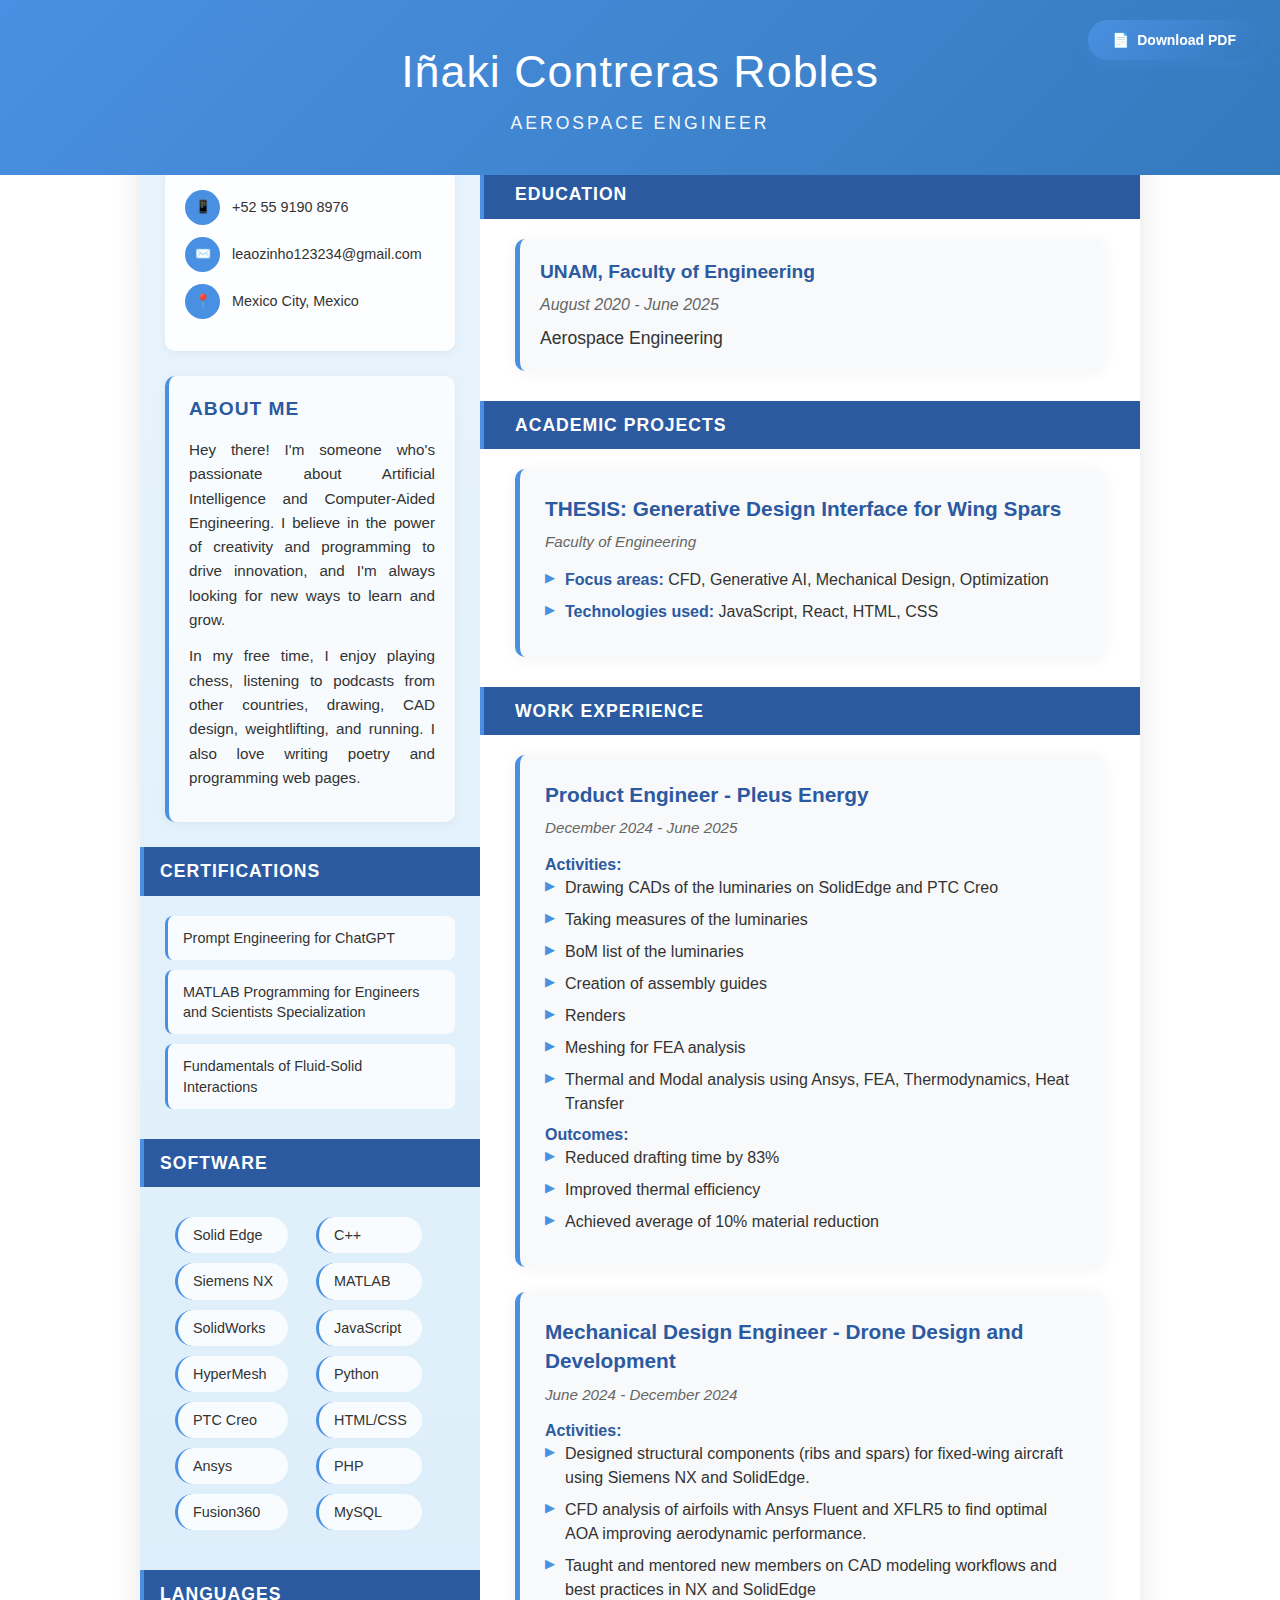
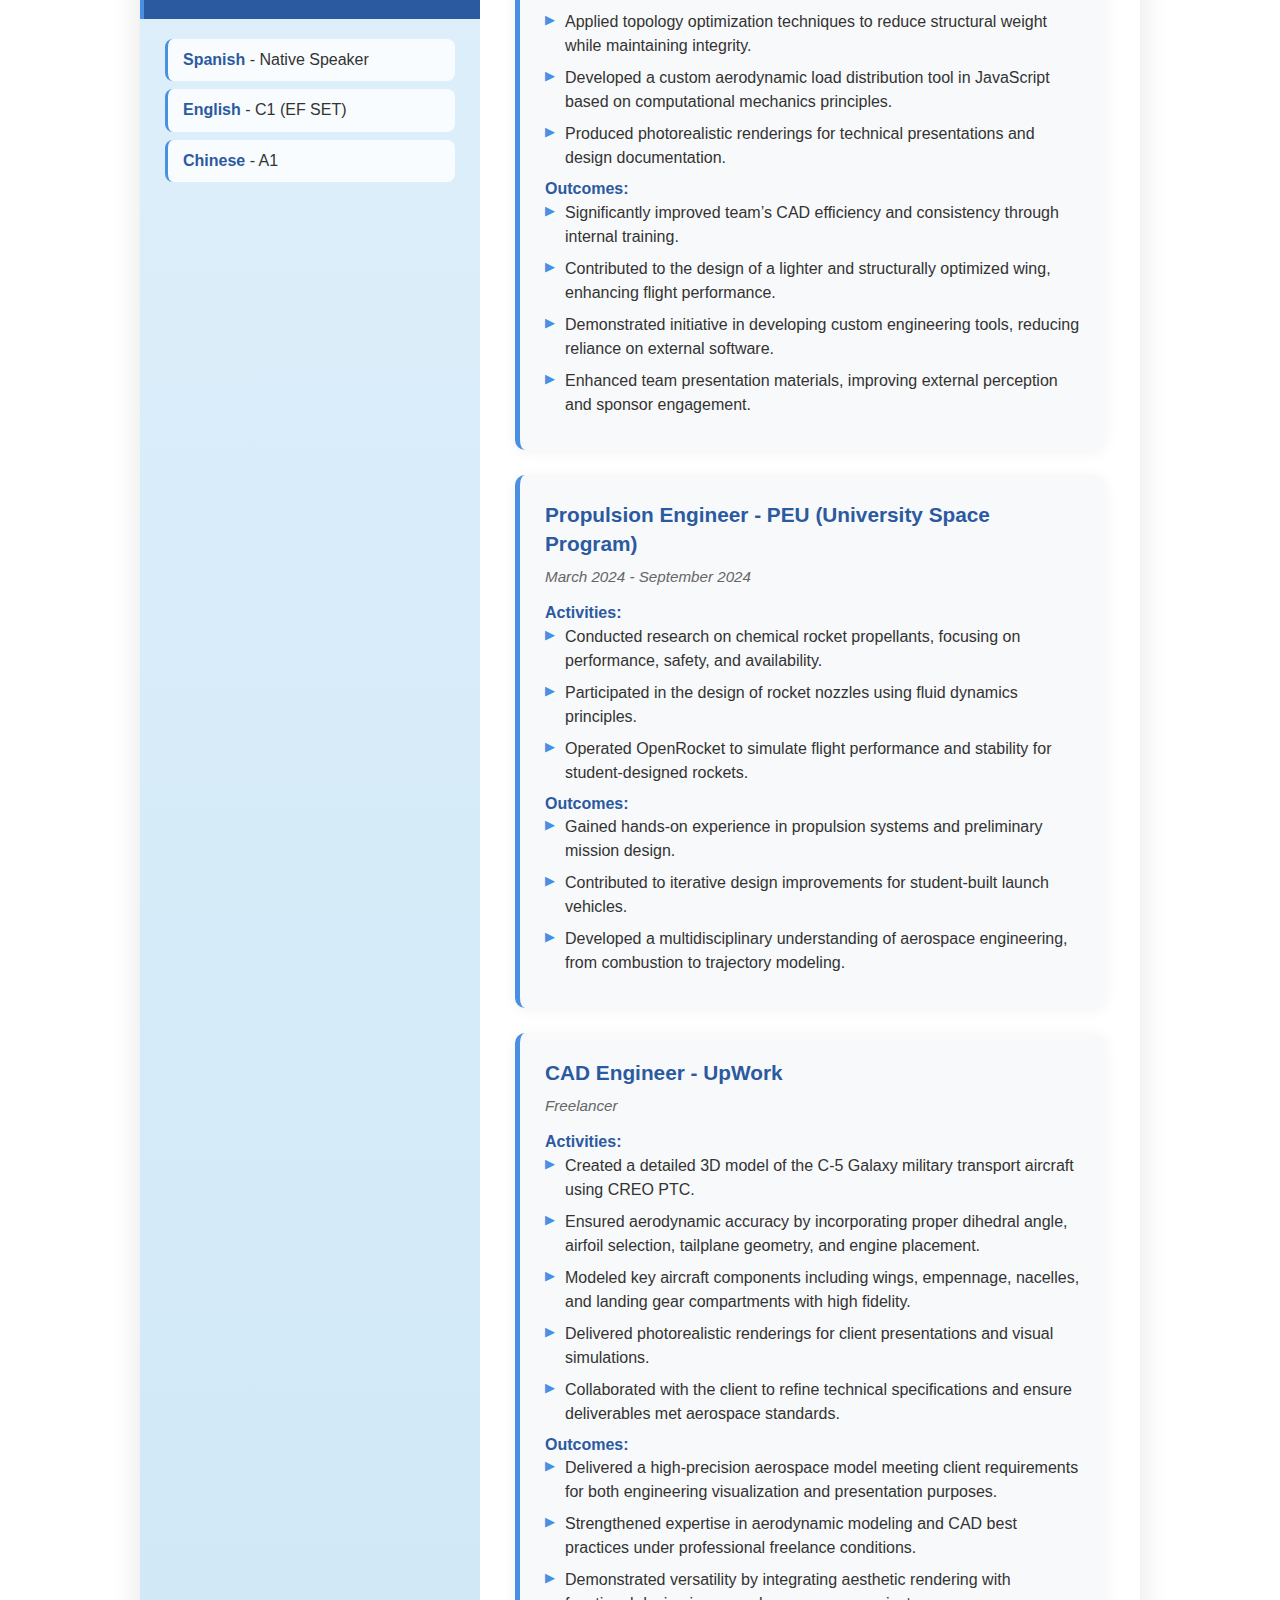
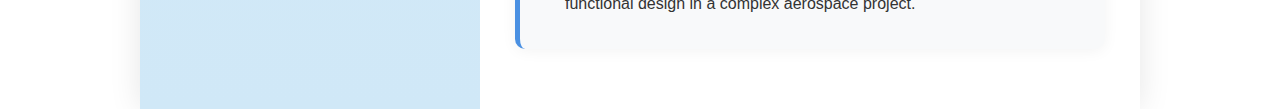
<file: cv.html>
<!DOCTYPE html>
<html lang="en">
<head>
    <meta charset="UTF-8">
    <meta name="viewport" content="width=device-width, initial-scale=1.0">
    <title>CV - Iñaki Contreras Robles</title>
    <link rel="stylesheet" href="cv.css">
</head>
<body>
    <button class="download-button" onclick="downloadPDF()">
        <span>📄</span>
        Download PDF
    </button>
    
    <div class="container">
        <div class="header">
            <h1>Iñaki Contreras Robles</h1>
            <div class="subtitle">Aerospace Engineer</div>
        </div>
        
        <div class="main-content">
            <div class="left-column">
                <div class="contact-section">
                    <div class="contact-item">
                        <div class="icon">📱</div>
                        <span>+52 55 9190 8976</span>
                    </div>
                    <div class="contact-item">
                        <div class="icon">✉️</div>
                        <span>leaozinho123234@gmail.com</span>
                    </div>
                    <div class="contact-item">
                        <div class="icon">📍</div>
                        <span>Mexico City, Mexico</span>
                    </div>
                </div>

                <div class="about-section">
                    <h3>About Me</h3>
                    <p>Hey there! I'm someone who's passionate about Artificial Intelligence and Computer-Aided Engineering. I believe in the power of creativity and programming to drive innovation, and I'm always looking for new ways to learn and grow.</p>
                    <p>In my free time, I enjoy playing chess, listening to podcasts from other countries, drawing, CAD design, weightlifting, and running. I also love writing poetry and programming web pages.</p>
                </div>

                <div class="section">
                    <h2>Certifications</h2>
                    <ul class="certifications-list">
                        <li>Prompt Engineering for ChatGPT</li>
                        <li>MATLAB Programming for Engineers and Scientists Specialization</li>
                        <li>Fundamentals of Fluid-Solid Interactions</li>
                    </ul>
                </div>
                
                <div class="section">
                    <h2>Software</h2>
                    <div class="skills-grid">
                        <div class="cad">
                            <div class="skill-item">Solid Edge</div>
                            <div class="skill-item">Siemens NX</div>
                            <div class="skill-item">SolidWorks</div>
                            <div class="skill-item">HyperMesh</div>
                            <div class="skill-item">PTC Creo</div>
                            <div class="skill-item">Ansys</div>
                            <div class="skill-item">Fusion360</div>
                        </div>
                        <div class="programas">
                            <div class="skill-item">C++</div>
                            <div class="skill-item">MATLAB</div>
                            <div class="skill-item">JavaScript</div>
                            <div class="skill-item">Python</div>
                            <div class="skill-item">HTML/CSS</div>
                            <div class="skill-item">PHP</div>
                            <div class="skill-item">MySQL</div>
                        </div>
                        
                    </div>
                </div>

                <div class="section">
                    <h2>Languages</h2>
                    <ul class="languages-list">
                        <li><strong>Spanish</strong> - Native Speaker</li>
                        <li><strong>English</strong> - C1 (EF SET)</li>
                        <li><strong>Chinese</strong> - A1</li>
                    </ul>
                </div>
                
            </div>
            
            <div class="right-column">
                <div class="section">
                    <h2>Education</h2>
                    <div class="education-item">
                        <div class="education-title">UNAM, Faculty of Engineering</div>
                        <div class="education-date">August 2020 - June 2025</div>
                        <div class="education-description">Aerospace Engineering</div>
                    </div>
                </div>

                <div class="section">
                    <h2>Academic Projects</h2>
                    <div class="work-item">
                        <div class="work-title">THESIS: Generative Design Interface for Wing Spars</div>
                        <div class="work-date">Faculty of Engineering</div>
                        <div class="work-description">
                            <ul>
                                <li><strong>Focus areas:</strong> CFD, Generative AI, Mechanical Design, Optimization</li>
                                <li><strong>Technologies used:</strong> JavaScript, React, HTML, CSS</li>
                            </ul>
                        </div>
                    </div>
                </div>
                
                <div class="section">
                    <h2>Work Experience</h2>
                    
                    <div class="work-item">
                        <div class="work-title">Product Engineer - Pleus Energy</div>
                        <div class="work-date">December 2024 - June 2025</div>
                        <div class="work-description">
                            <p><strong>Activities:</strong></p>
                            <ul>
                                <li>Drawing CADs of the luminaries on SolidEdge and PTC Creo</li>
                                <li>Taking measures of the luminaries</li>
                                <li>BoM list of the luminaries</li>
                                <li>Creation of assembly guides</li>
                                <li>Renders</li>
                                <li>Meshing for FEA analysis</li>
                                <li>Thermal and Modal analysis using Ansys, FEA, Thermodynamics, Heat Transfer</li>
                            </ul>
                            <p><strong>Outcomes:</strong></p>
                            <ul>
                                <li>Reduced drafting time by 83%</li>
                                <li>Improved thermal efficiency</li>
                                <li>Achieved average of 10% material reduction</li>
                            </ul>
                        </div>
                    </div>

                    <div class="work-item">
                        <div class="work-title">Mechanical Design Engineer - Drone Design and Development</div>
                        <div class="work-date">June 2024 - December 2024</div>
                        <div class="work-description">
                            <p><strong>Activities:</strong></p>
                            <ul>
                                <li>Designed structural components (ribs and spars) for fixed-wing aircraft using Siemens NX and SolidEdge.</li>
                                <li>CFD analysis of airfoils with Ansys Fluent and XFLR5 to find optimal AOA improving aerodynamic performance.</li>
                                <li>Taught and mentored new members on CAD modeling workflows and best practices in NX and SolidEdge</li>
                                <li>Applied topology optimization techniques to reduce structural weight while maintaining integrity.</li>
                                <li>Developed a custom aerodynamic load distribution tool in JavaScript based on computational mechanics principles.</li>
                                <li>Produced photorealistic renderings for technical presentations and design documentation.</li>
                            </ul>
                            <p><strong>Outcomes:</strong></p>
                            <ul>
                                <li>Significantly improved team’s CAD efficiency and consistency through internal training.</li>
                                <li>Contributed to the design of a lighter and structurally optimized wing, enhancing flight performance.</li>
                                <li>Demonstrated initiative in developing custom engineering tools, reducing reliance on external software.</li>
                                <li>Enhanced team presentation materials, improving external perception and sponsor engagement.</li>
                            </ul>
                        </div>
                    </div>
                    
                    <div class="work-item">
                        <div class="work-title">Propulsion Engineer - PEU (University Space Program)</div>
                        <div class="work-date">March 2024 - September 2024</div>
                        <div class="work-description">
                            <p><strong>Activities:</strong></p>
                            <ul>
                                <li>Conducted research on chemical rocket propellants, focusing on performance, safety, and availability.</li>
                                <li>Participated in the design of rocket nozzles using fluid dynamics principles.</li>
                                <li>Operated OpenRocket to simulate flight performance and stability for student-designed rockets.</li>
                            </ul>
                            <p><strong>Outcomes:</strong></p>
                            <ul>
                                <li>Gained hands-on experience in propulsion systems and preliminary mission design.</li>
                                <li>Contributed to iterative design improvements for student-built launch vehicles.</li>
                                <li>Developed a multidisciplinary understanding of aerospace engineering, from combustion to trajectory modeling.</li>
                            </ul>
                        </div>
                    </div>

                    <div class="work-item">
                        <div class="work-title">CAD Engineer - UpWork</div>
                        <div class="work-date">Freelancer</div>
                        <div class="work-description">
                            <p><strong>Activities:</strong></p>
                            <ul>
                                <li>Created a detailed 3D model of the C-5 Galaxy military transport aircraft using CREO PTC.</li>
                                <li>Ensured aerodynamic accuracy by incorporating proper dihedral angle, airfoil selection, tailplane geometry, and engine placement.</li>
                                <li>Modeled key aircraft components including wings, empennage, nacelles, and landing gear compartments with high fidelity.</li>
                                <li>Delivered photorealistic renderings for client presentations and visual simulations.</li>
                                <li>Collaborated with the client to refine technical specifications and ensure deliverables met aerospace standards.</li>

                            </ul>
                            <p><strong>Outcomes:</strong></p>
                            <ul>
                                <li>Delivered a high-precision aerospace model meeting client requirements for both engineering visualization and presentation purposes.</li>
                                <li>Strengthened expertise in aerodynamic modeling and CAD best practices under professional freelance conditions.</li>
                                <li>Demonstrated versatility by integrating aesthetic rendering with functional design in a complex aerospace project.</li>
                            </ul>
                        </div>
                    </div>

                </div>
                
                
            </div>
        </div>
    </div>

    <script>
        function downloadPDF() {
            // Get the original title
            const originalTitle = document.title;
            
            // Set a clean filename for the PDF
            document.title = 'CV_Inaki_Contreras_Robles';
            
            // Use the browser's print dialog to save as PDF
            window.print();
            
            // Restore the original title after a short delay
            setTimeout(() => {
                document.title = originalTitle;
            }, 1000);
        }
    </script>
</body>
</html>
</file>
<file: cv.css>
* {
            margin: 0;
            padding: 0;
            box-sizing: border-box;
        }
        
        body {
            font-family: 'Segoe UI', Tahoma, Geneva, Verdana, sans-serif;
            background: white;
            color: #333;
            line-height: 1.4;
        }
        
        .download-button {
            position: fixed;
            top: 20px;
            right: 20px;
            background: linear-gradient(135deg, #4a90e2, #357abd);
            color: white;
            border: none;
            padding: 12px 24px;
            border-radius: 25px;
            font-size: 14px;
            font-weight: 600;
            cursor: pointer;
            box-shadow: 0 4px 15px rgba(74, 144, 226, 0.3);
            transition: all 0.3s ease;
            z-index: 1000;
            display: flex;
            align-items: center;
            gap: 8px;
        }
        
        .download-button:hover {
            transform: translateY(-2px);
            box-shadow: 0 6px 20px rgba(74, 144, 226, 0.4);
        }
        
        .download-button:active {
            transform: translateY(0);
        }
        
        .container {
            display: flex;
            max-width: 1000px;
            margin: 0 auto;
            min-height: 100vh;
            box-shadow: 0 0 30px rgba(0,0,0,0.1);
        }
        
        .header {
            position: absolute;
            top: 0;
            left: 0;
            right: 0;
            background: linear-gradient(135deg, #4a90e2, #357abd);
            color: white;
            padding: 40px;
            text-align: center;
            z-index: 10;
        }
        
        .header h1 {
            font-size: 2.8em;
            font-weight: 300;
            margin-bottom: 8px;
            letter-spacing: 1px;
        }
        
        .header .subtitle {
            font-size: 1.1em;
            letter-spacing: 3px;
            text-transform: uppercase;
            opacity: 0.95;
            font-weight: 300;
        }
        
        .main-content {
            display: flex;
            width: 100%;
            margin-top: 140px;
        }
        
        .left-column {
            background: linear-gradient(180deg, #e8f4fd, #d0e8f7);
            width: 340px;
            padding: 30px 25px;
            position: relative;
        }
        
        .right-column {
            flex: 1;
            padding: 30px 35px;
            background: white;
        }
        
        .section {
            margin-bottom: 30px;
        }
        
        .section h2 {
            background: #2c5aa0;
            color: white;
            padding: 12px 20px;
            margin: 0 -25px 20px -25px;
            font-size: 1.1em;
            font-weight: 600;
            text-transform: uppercase;
            letter-spacing: 1px;
            position: relative;
        }
        
        .right-column .section h2 {
            background: #2c5aa0;
            margin: 0 -35px 20px -35px;
            padding: 12px 35px;
        }
        
        .section h2::before {
            content: "";
            position: absolute;
            left: 0;
            top: 0;
            bottom: 0;
            width: 4px;
            background: #4a90e2;
        }
        
        .about-section {
            background: rgba(255,255,255,0.7);
            padding: 20px;
            border-radius: 10px;
            margin-bottom: 25px;
            border-left: 4px solid #4a90e2;
            box-shadow: 0 2px 10px rgba(0,0,0,0.05);
        }
        
        .about-section h3 {
            color: #2c5aa0;
            font-size: 1.2em;
            margin-bottom: 15px;
            text-transform: uppercase;
            letter-spacing: 1px;
        }
        
        .about-section p {
            line-height: 1.6;
            margin-bottom: 12px;
            text-align: justify;
            font-size: 0.95em;
        }
        
        .contact-section {
            background: rgba(255,255,255,0.9);
            padding: 20px;
            border-radius: 10px;
            margin-bottom: 25px;
            box-shadow: 0 2px 10px rgba(0,0,0,0.05);
        }
        
        .contact-item {
            display: flex;
            align-items: center;
            margin-bottom: 12px;
            font-size: 0.9em;
        }
        
        .contact-item .icon {
            width: 35px;
            height: 35px;
            background: #4a90e2;
            border-radius: 50%;
            display: flex;
            align-items: center;
            justify-content: center;
            margin-right: 12px;
            color: white;
            font-size: 0.9em;
        }
        
        .skills-grid {
            display: flex;
            grid-template-columns: 0.5fr;
            gap: 8px;
        }
        
        .skill-item {
            background: rgba(255,255,255,0.8);
            padding: 8px 15px;
            border-radius: 20px;
            font-size: 0.9em;
            border-left: 3px solid #4a90e2;
            transition: all 0.3s ease;
            margin: 10px;
        }
        
        .skill-item:hover {
            background: rgba(255,255,255,1);
            transform: translateX(5px);
        }
        
        .languages-list {
            list-style: none;
        }
        
        .languages-list li {
            background: rgba(255,255,255,0.8);
            padding: 10px 15px;
            margin-bottom: 8px;
            border-radius: 8px;
            border-left: 3px solid #4a90e2;
        }
        
        .languages-list strong {
            color: #2c5aa0;
        }
        
        .certifications-list {
            list-style: none;
        }
        
        .certifications-list li {
            background: rgba(255,255,255,0.8);
            padding: 12px 15px;
            margin-bottom: 10px;
            border-radius: 8px;
            font-size: 0.9em;
            line-height: 1.4;
            border-left: 3px solid #4a90e2;
        }
        
        .work-item {
            background: #f8f9fa;
            padding: 25px;
            margin-bottom: 25px;
            border-radius: 10px;
            border-left: 5px solid #4a90e2;
            box-shadow: 0 2px 15px rgba(0,0,0,0.05);
        }
        
        .work-title {
            color: #2c5aa0;
            font-size: 1.3em;
            font-weight: 600;
            margin-bottom: 8px;
        }
        
        .work-date {
            color: #666;
            font-style: italic;
            margin-bottom: 15px;
            font-size: 0.95em;
            font-weight: 500;
        }
        
        .work-description ul {
            list-style: none;
            padding: 0;
        }
        
        .work-description li {
            margin-bottom: 8px;
            padding-left: 20px;
            position: relative;
            line-height: 1.5;
        }
        
        .work-description li::before {
            content: "▶";
            position: absolute;
            left: 0;
            color: #4a90e2;
            font-size: 0.8em;
        }
        
        .work-description strong {
            color: #2c5aa0;
        }
        
        .education-item {
            background: #f8f9fa;
            padding: 20px;
            border-radius: 10px;
            border-left: 5px solid #4a90e2;
            box-shadow: 0 2px 15px rgba(0,0,0,0.05);
        }
        
        .education-title {
            color: #2c5aa0;
            font-size: 1.2em;
            font-weight: 600;
            margin-bottom: 8px;
        }
        
        .education-date {
            color: #666;
            font-style: italic;
            margin-bottom: 10px;
            font-weight: 500;
        }
        
        .education-description {
            font-size: 1.1em;
            color: #333;
        }
        
        @media (max-width: 768px) {
            .download-button {
                top: 10px;
                right: 10px;
                padding: 10px 20px;
                font-size: 12px;
            }
            
            .container {
                flex-direction: column;
                margin: 0;
            }
            
            .main-content {
                flex-direction: column;
                margin-top: 120px;
            }
            
            .left-column {
                width: 100%;
            }
            
            .header h1 {
                font-size: 2.2em;
            }
            
            .section h2 {
                margin: 0 -15px 15px -15px;
                padding: 10px 15px;
            }
            
            .right-column .section h2 {
                margin: 0 -20px 15px -20px;
                padding: 10px 20px;
            }
        }
        
        @media print {
            .download-button {
                display: none !important;
            }
            
            .container {
                box-shadow: none;
                max-width: none;
                display: block;
            }
            
            body {
                font-size: 12px;
            }
            
            .header {
                position: static;
                page-break-inside: avoid;
                width: 100%;
                margin: 0;
                text-align: center;
            }
            
            .main-content {
                margin-top: 0;
                display: flex;
                width: 100%;
            }
            
            .left-column {
                width: 340px;
                flex-shrink: 0;
            }
            
            .right-column {
                flex: 1;
            }
            
            .work-item, .education-item {
                page-break-inside: avoid;
                margin-bottom: 15px;
            }
            
            .section {
                page-break-inside: avoid;
            }
            
            /* Ensure proper spacing and alignment for all paper sizes */
            .section h2 {
                margin-left: -25px;
                margin-right: -25px;
            }
            
            .right-column .section h2 {
                margin-left: -35px;
                margin-right: -35px;
            }
        }
</file>
